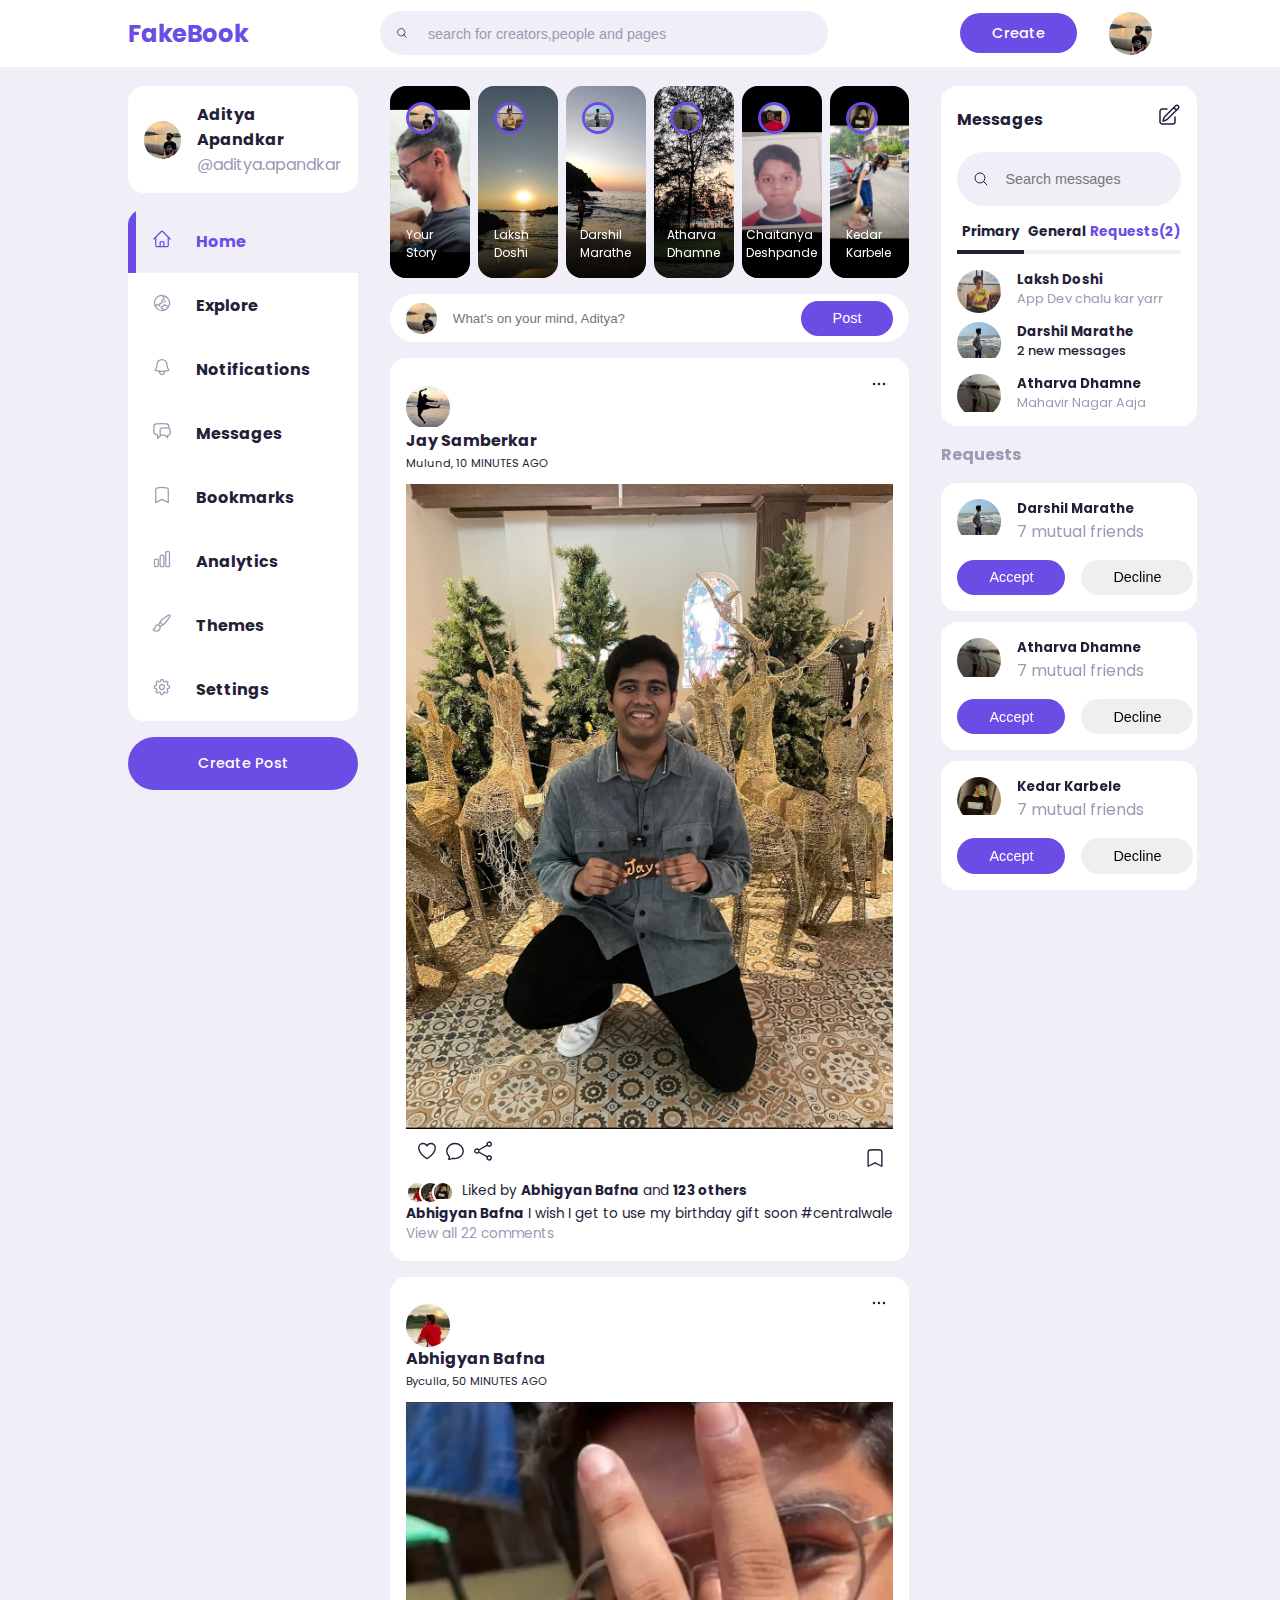
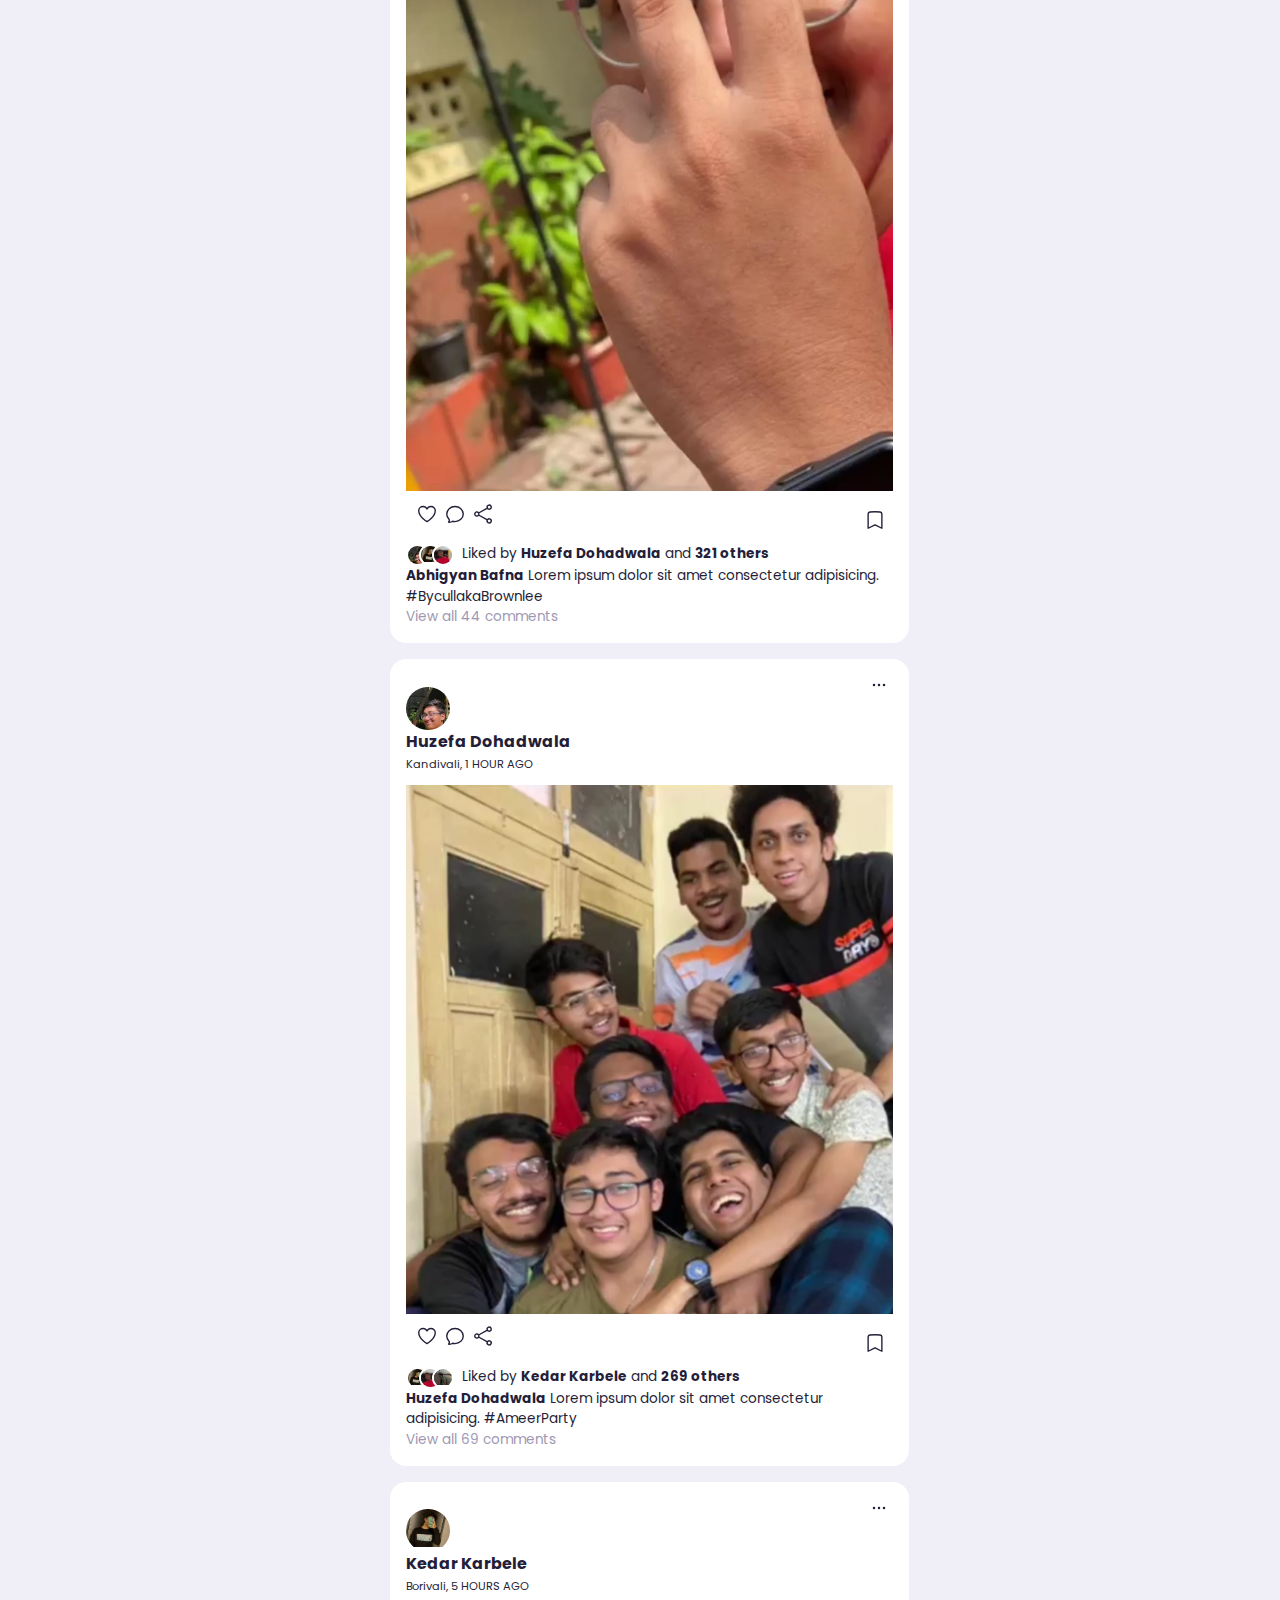
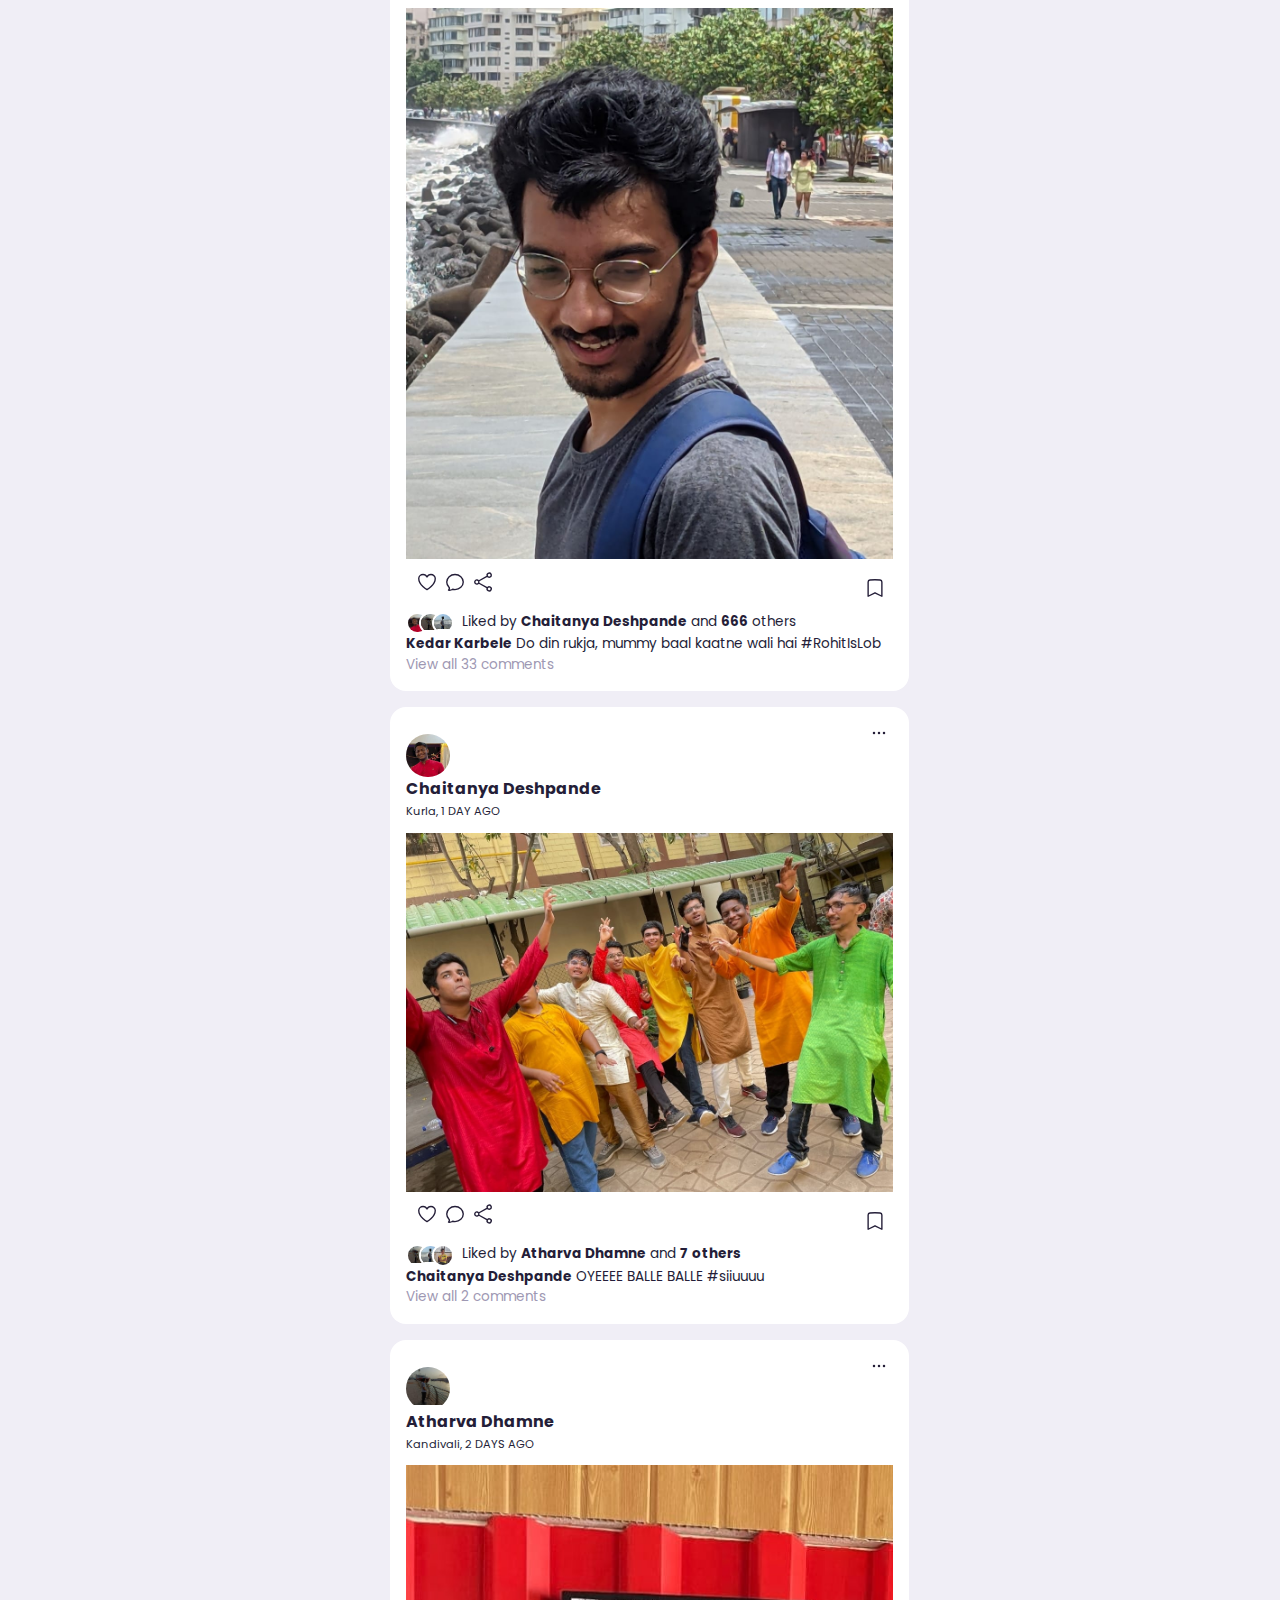
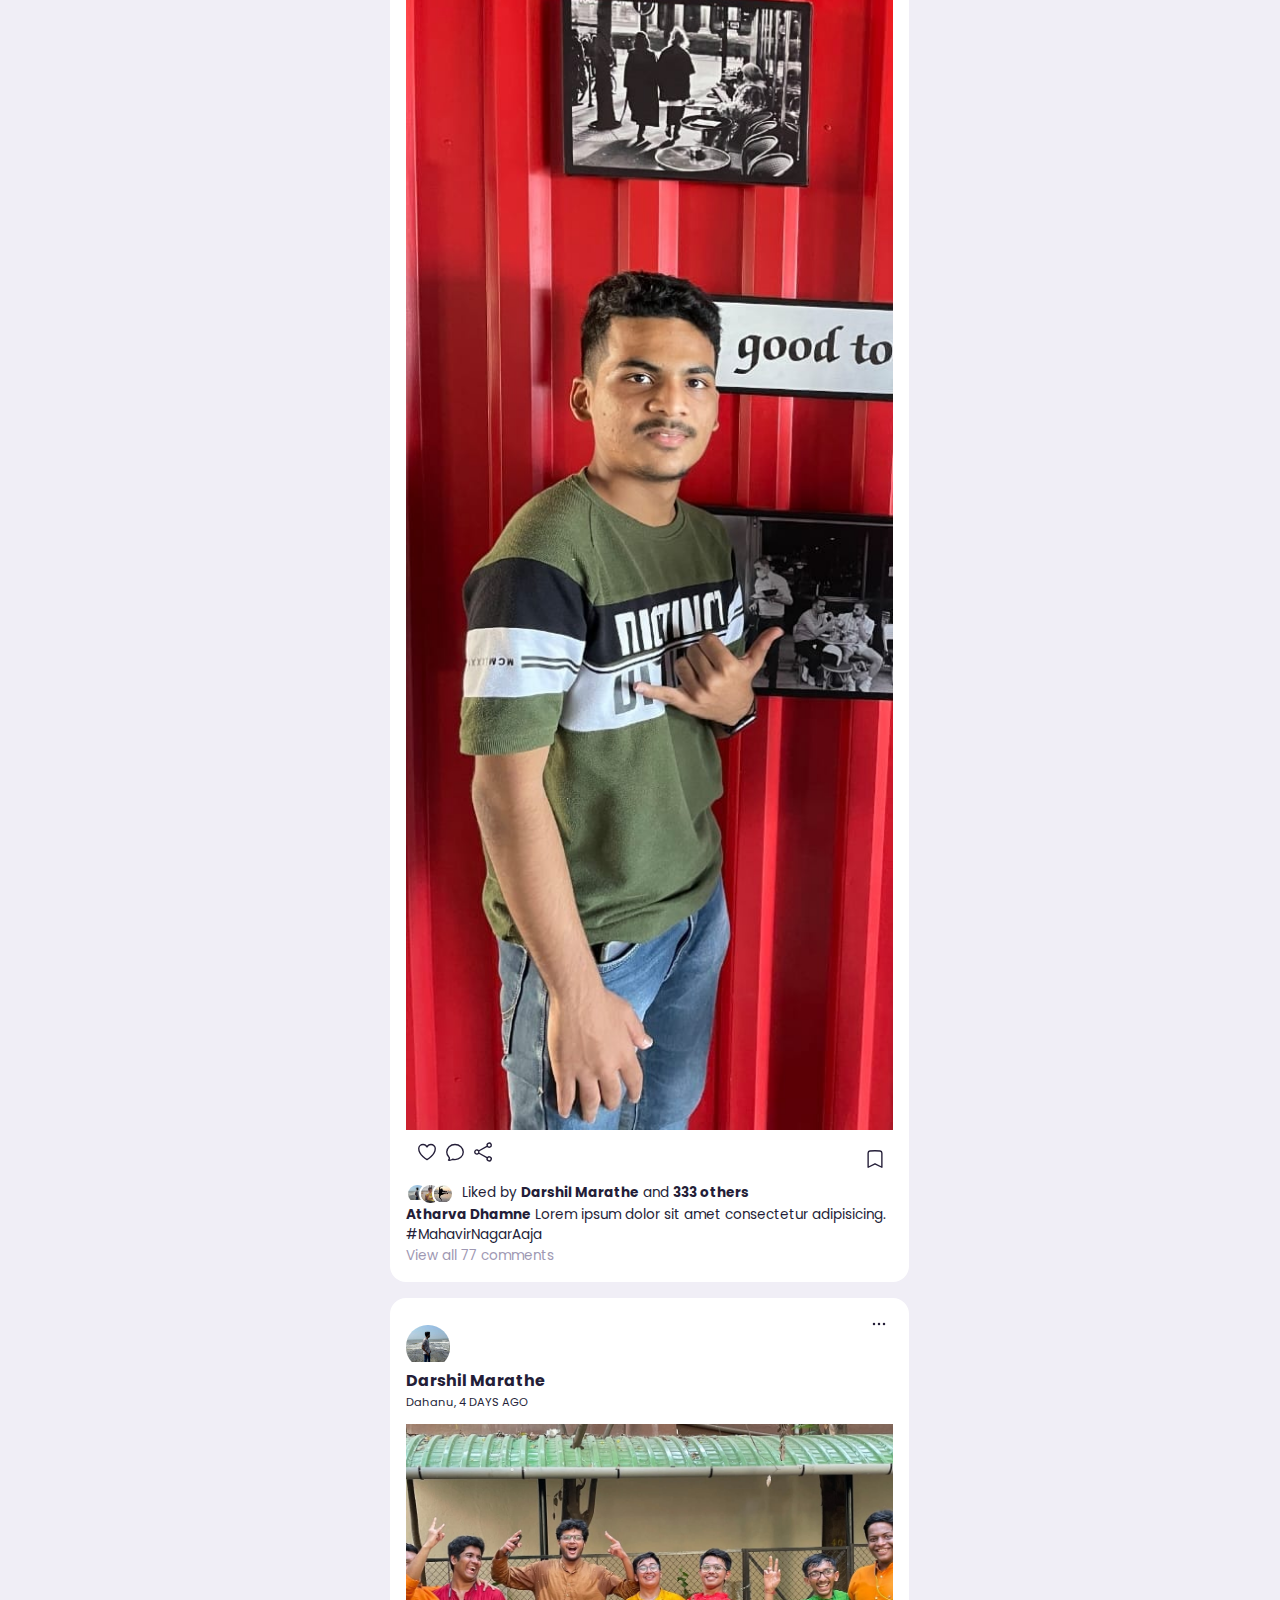
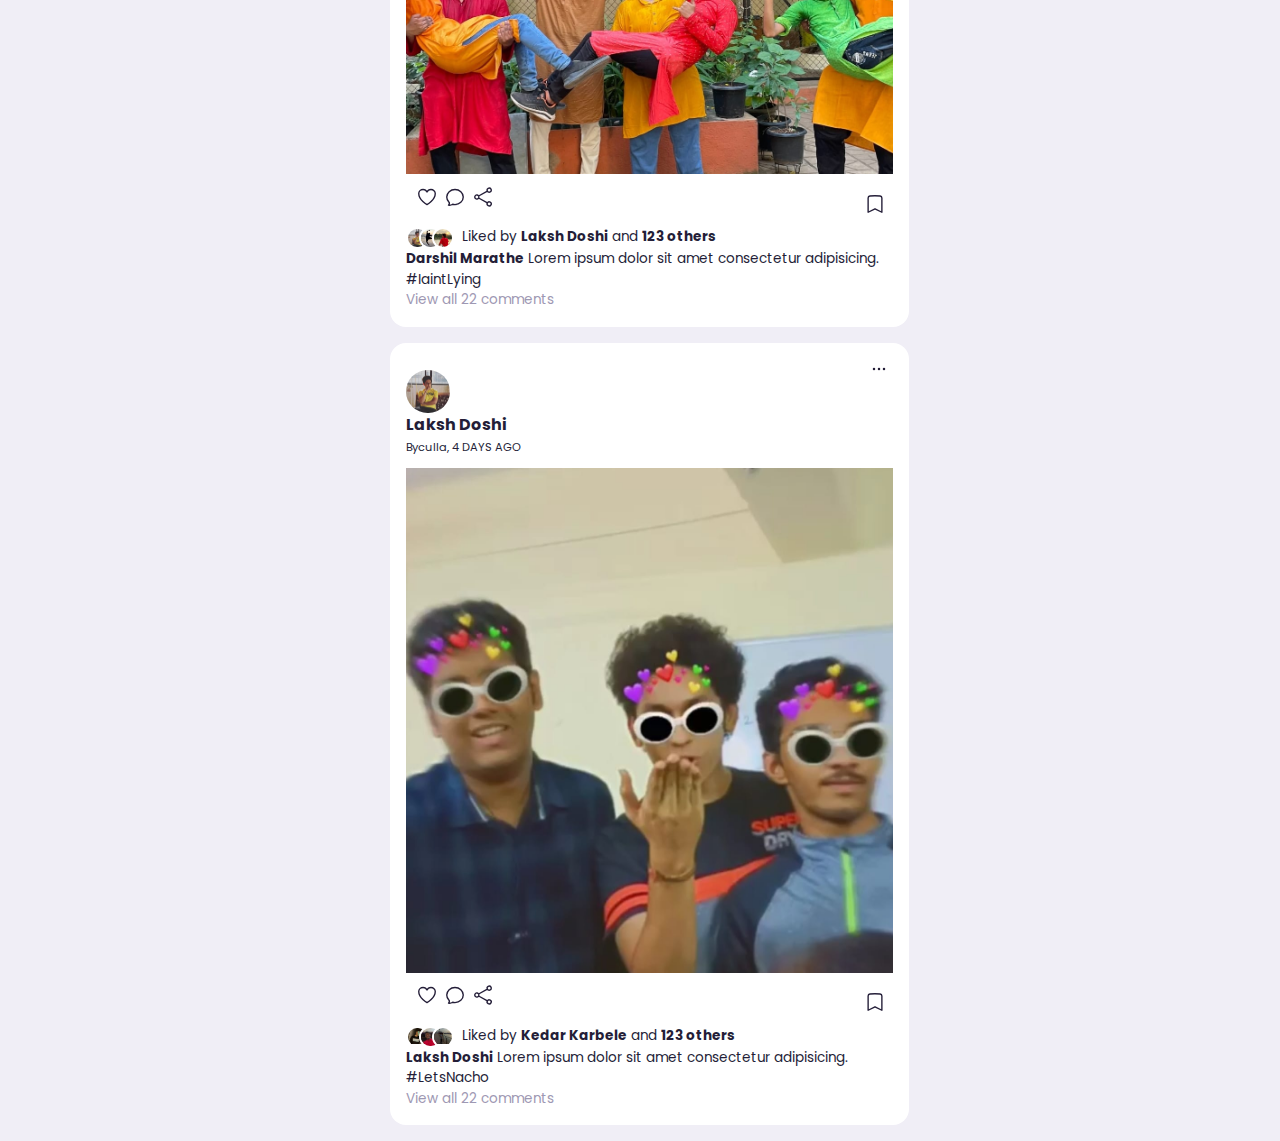
<file: index.html>
<!DOCTYPE html>
<html lang="en">
  <head>
    <meta charset="UTF-8" />
    <meta http-equiv="X-UA-Compatible" content="IE=edge" />
    <meta name="viewport" content="width=device-width, initial-scale=1.0" />
    <title>
      FakeBook - Personal Social Media Website(No Inspirations from here)
    </title>
    <link rel="stylesheet" href="./style.css" />
  </head>
  <body>
    <nav>
      <div class="container">
        <h2 class="log">FakeBook</h2>
        <div class="search-bar">
          <svg
            xmlns="http://www.w3.org/2000/svg"
            class="search-icon"
            fill="none"
            viewBox="0 0 24 24"
            stroke-width="1.5"
            stroke="currentColor"
            class="w-6 h-6"
          >
            <path
              stroke-linecap="round"
              stroke-linejoin="round"
              d="M21 21l-5.197-5.197m0 0A7.5 7.5 0 105.196 5.196a7.5 7.5 0 0010.607 10.607z"
            />
          </svg>
          <input
            type="search"
            placeholder="search for creators,people and pages"
          />
        </div>
        <div class="create">
          <label class="btn btn-primary" for="create-post">Create</label>
          <div class="profile-picture">
            <img src="./images/profile-1.jpeg" />
          </div>
        </div>
      </div>
    </nav>
    <main>
      <div class="container">
        <div class="left">
          <a class="profile">
            <div class="profile-picture">
              <img src="./images/profile-1.jpeg" />
            </div>
            <div class="handle">
              <h4>Aditya Apandkar</h4>
              <p class="text-muted">@aditya.apandkar</p>
            </div>
          </a>
          <div class="sidebar">
            <a class="menu-item active">
              <span
                ><svg
                  xmlns="http://www.w3.org/2000/svg"
                  class="home"
                  fill="none"
                  viewBox="0 0 24 24"
                  stroke-width="1.5"
                  stroke="currentColor"
                  class="w-6 h-6"
                >
                  <path
                    stroke-linecap="round"
                    stroke-linejoin="round"
                    d="M2.25 12l8.954-8.955c.44-.439 1.152-.439 1.591 0L21.75 12M4.5 9.75v10.125c0 .621.504 1.125 1.125 1.125H9.75v-4.875c0-.621.504-1.125 1.125-1.125h2.25c.621 0 1.125.504 1.125 1.125V21h4.125c.621 0 1.125-.504 1.125-1.125V9.75M8.25 21h8.25"
                  />
                </svg>
              </span>
              <h3>Home</h3>
            </a>
            <a class="menu-item">
              <span
                ><svg
                  xmlns="http://www.w3.org/2000/svg"
                  class="explore"
                  fill="none"
                  viewBox="0 0 24 24"
                  stroke-width="1.5"
                  stroke="currentColor"
                  class="w-6 h-6"
                >
                  <path
                    stroke-linecap="round"
                    stroke-linejoin="round"
                    d="M12.75 3.03v.568c0 .334.148.65.405.864l1.068.89c.442.369.535 1.01.216 1.49l-.51.766a2.25 2.25 0 01-1.161.886l-.143.048a1.107 1.107 0 00-.57 1.664c.369.555.169 1.307-.427 1.605L9 13.125l.423 1.059a.956.956 0 01-1.652.928l-.679-.906a1.125 1.125 0 00-1.906.172L4.5 15.75l-.612.153M12.75 3.031a9 9 0 00-8.862 12.872M12.75 3.031a9 9 0 016.69 14.036m0 0l-.177-.529A2.25 2.25 0 0017.128 15H16.5l-.324-.324a1.453 1.453 0 00-2.328.377l-.036.073a1.586 1.586 0 01-.982.816l-.99.282c-.55.157-.894.702-.8 1.267l.073.438c.08.474.49.821.97.821.846 0 1.598.542 1.865 1.345l.215.643m5.276-3.67a9.012 9.012 0 01-5.276 3.67m0 0a9 9 0 01-10.275-4.835M15.75 9c0 .896-.393 1.7-1.016 2.25"
                  />
                </svg>
              </span>
              <h3>Explore</h3>
            </a>
            <a class="menu-item" id="notifications">
              <span
                ><svg
                  xmlns="http://www.w3.org/2000/svg"
                  class="notification"
                  fill="none"
                  viewBox="0 0 24 24"
                  stroke-width="1.5"
                  stroke="currentColor"
                  class="w-6 h-6"
                >
                  <path
                    stroke-linecap="round"
                    stroke-linejoin="round"
                    d="M14.857 17.082a23.848 23.848 0 005.454-1.31A8.967 8.967 0 0118 9.75v-.7V9A6 6 0 006 9v.75a8.967 8.967 0 01-2.312 6.022c1.733.64 3.56 1.085 5.455 1.31m5.714 0a24.255 24.255 0 01-5.714 0m5.714 0a3 3 0 11-5.714 0"
                  />
                </svg>
              </span>
              <h3>Notifications</h3>
              <div class="notifications-popup">
                <div>
                  <div class="profile-picture">
                    <img src="./images/profile-2.jpeg" />
                  </div>
                  <div class="notification-body">
                    <b>Jay Samberkar</b> accepted your friend request
                    <small class="text-muted">2 DAYS AGO</small>
                  </div>
                </div>
                <div>
                  <div class="profile-picture">
                    <img src="./images/profile-3.jpeg" />
                  </div>
                  <div class="notification-body">
                    <b>Abhigyan Bafna</b> commented on your post
                    <small class="text-muted">1 HOUR AGO</small>
                  </div>
                </div>
                <div>
                  <div class="profile-picture">
                    <img src="./images/profile-4.jpeg" />
                  </div>
                  <div class="notification-body">
                    <b>Huzefa Dohadwala</b> and <b>169 others</b> liked your
                    post
                    <small class="text-muted">40 MINUTES AGO</small>
                  </div>
                </div>
                <div>
                  <div class="profile-picture">
                    <img src="./images/profile-5.jpeg" />
                  </div>
                  <div class="notification-body">
                    <b>Kedar Karbele</b> commented on a post you're tagged in
                    <small class="text-muted">2 DAYS AGO</small>
                  </div>
                </div>
                <div>
                  <div class="profile-picture">
                    <img src="./images/profile-6.jpeg" />
                  </div>
                  <div class="notification-body">
                    <b>Chaitanya Deshpande</b> commented on your post
                    <small class="text-muted">1 HOUR AGO</small>
                  </div>
                </div>
                <div>
                  <div class="profile-picture">
                    <img src="./images/profile-7.jpeg" />
                  </div>
                  <div class="notification-body">
                    <b>Atharva Dhamne</b> commented on your post
                    <small class="text-muted">1 HOUR AGO</small>
                  </div>
                </div>
              </div>
            </a>
            <a class="menu-item" id="messages-notifications">
              <span
                ><svg
                  xmlns="http://www.w3.org/2000/svg"
                  class="message"
                  fill="none"
                  viewBox="0 0 24 24"
                  stroke-width="1.5"
                  stroke="currentColor"
                  class="w-6 h-6"
                >
                  <path
                    stroke-linecap="round"
                    stroke-linejoin="round"
                    d="M20.25 8.511c.884.284 1.5 1.128 1.5 2.097v4.286c0 1.136-.847 2.1-1.98 2.193-.34.027-.68.052-1.02.072v3.091l-3-3c-1.354 0-2.694-.055-4.02-.163a2.115 2.115 0 01-.825-.242m9.345-8.334a2.126 2.126 0 00-.476-.095 48.64 48.64 0 00-8.048 0c-1.131.094-1.976 1.057-1.976 2.192v4.286c0 .837.46 1.58 1.155 1.951m9.345-8.334V6.637c0-1.621-1.152-3.026-2.76-3.235A48.455 48.455 0 0011.25 3c-2.115 0-4.198.137-6.24.402-1.608.209-2.76 1.614-2.76 3.235v6.226c0 1.621 1.152 3.026 2.76 3.235.577.075 1.157.14 1.74.194V21l4.155-4.155"
                  />
                </svg>
              </span>
              <h3>Messages</h3>
            </a>
            <a class="menu-item">
              <span
                ><svg
                  xmlns="http://www.w3.org/2000/svg"
                  class="bookmark"
                  fill="none"
                  viewBox="0 0 24 24"
                  stroke-width="1.5"
                  stroke="currentColor"
                  class="w-6 h-6"
                >
                  <path
                    stroke-linecap="round"
                    stroke-linejoin="round"
                    d="M17.593 3.322c1.1.128 1.907 1.077 1.907 2.185V21L12 17.25 4.5 21V5.507c0-1.108.806-2.057 1.907-2.185a48.507 48.507 0 0111.186 0z"
                  />
                </svg>
              </span>
              <h3>Bookmarks</h3>
            </a>
            <a class="menu-item">
              <span
                ><svg
                  xmlns="http://www.w3.org/2000/svg"
                  class="analytic"
                  fill="none"
                  viewBox="0 0 24 24"
                  stroke-width="1.5"
                  stroke="currentColor"
                  class="w-6 h-6"
                >
                  <path
                    stroke-linecap="round"
                    stroke-linejoin="round"
                    d="M3 13.125C3 12.504 3.504 12 4.125 12h2.25c.621 0 1.125.504 1.125 1.125v6.75C7.5 20.496 6.996 21 6.375 21h-2.25A1.125 1.125 0 013 19.875v-6.75zM9.75 8.625c0-.621.504-1.125 1.125-1.125h2.25c.621 0 1.125.504 1.125 1.125v11.25c0 .621-.504 1.125-1.125 1.125h-2.25a1.125 1.125 0 01-1.125-1.125V8.625zM16.5 4.125c0-.621.504-1.125 1.125-1.125h2.25C20.496 3 21 3.504 21 4.125v15.75c0 .621-.504 1.125-1.125 1.125h-2.25a1.125 1.125 0 01-1.125-1.125V4.125z"
                  />
                </svg>
              </span>
              <h3>Analytics</h3>
            </a>
            <a class="menu-item" id="themes">
              <span
                ><svg
                  xmlns="http://www.w3.org/2000/svg"
                  class="theme"
                  fill="none"
                  viewBox="0 0 24 24"
                  stroke-width="1.5"
                  stroke="currentColor"
                  class="w-6 h-6"
                >
                  <path
                    stroke-linecap="round"
                    stroke-linejoin="round"
                    d="M9.53 16.122a3 3 0 00-5.78 1.128 2.25 2.25 0 01-2.4 2.245 4.5 4.5 0 008.4-2.245c0-.399-.078-.78-.22-1.128zm0 0a15.998 15.998 0 003.388-1.62m-5.043-.025a15.994 15.994 0 011.622-3.395m3.42 3.42a15.995 15.995 0 004.764-4.648l3.876-5.814a1.151 1.151 0 00-1.597-1.597L14.146 6.32a15.996 15.996 0 00-4.649 4.763m3.42 3.42a6.776 6.776 0 00-3.42-3.42"
                  />
                </svg>
              </span>
              <h3>Themes</h3>
            </a>
            <a class="menu-item">
              <span
                ><svg
                  xmlns="http://www.w3.org/2000/svg"
                  class="setting"
                  fill="none"
                  viewBox="0 0 24 24"
                  stroke-width="1.5"
                  stroke="currentColor"
                  class="w-6 h-6"
                >
                  <path
                    stroke-linecap="round"
                    stroke-linejoin="round"
                    d="M10.343 3.94c.09-.542.56-.94 1.11-.94h1.093c.55 0 1.02.398 1.11.94l.149.894c.07.424.384.764.78.93.398.164.855.142 1.205-.108l.737-.527a1.125 1.125 0 011.45.12l.773.774c.39.389.44 1.002.12 1.45l-.527.737c-.25.35-.272.806-.107 1.204.165.397.505.71.93.78l.893.15c.543.09.94.56.94 1.109v1.094c0 .55-.397 1.02-.94 1.11l-.893.149c-.425.07-.765.383-.93.78-.165.398-.143.854.107 1.204l.527.738c.32.447.269 1.06-.12 1.45l-.774.773a1.125 1.125 0 01-1.449.12l-.738-.527c-.35-.25-.806-.272-1.203-.107-.397.165-.71.505-.781.929l-.149.894c-.09.542-.56.94-1.11.94h-1.094c-.55 0-1.019-.398-1.11-.94l-.148-.894c-.071-.424-.384-.764-.781-.93-.398-.164-.854-.142-1.204.108l-.738.527c-.447.32-1.06.269-1.45-.12l-.773-.774a1.125 1.125 0 01-.12-1.45l.527-.737c.25-.35.273-.806.108-1.204-.165-.397-.505-.71-.93-.78l-.894-.15c-.542-.09-.94-.56-.94-1.109v-1.094c0-.55.398-1.02.94-1.11l.894-.149c.424-.07.765-.383.93-.78.165-.398.143-.854-.107-1.204l-.527-.738a1.125 1.125 0 01.12-1.45l.773-.773a1.125 1.125 0 011.45-.12l.737.527c.35.25.807.272 1.204.107.397-.165.71-.505.78-.929l.15-.894z"
                  />
                  <path
                    stroke-linecap="round"
                    stroke-linejoin="round"
                    d="M15 12a3 3 0 11-6 0 3 3 0 016 0z"
                  />
                </svg>
              </span>
              <h3>Settings</h3>
            </a>
          </div>
          <label for="create-post" class="btn btn-primary">Create Post</label>
        </div>
        <div class="middle">
          <div class="stories">
            <div class="story">
              <div class="profile-picture">
                <img src="./images/profile-1.jpeg" />
              </div>
              <p class="name">Your Story</p>
            </div>
            <div class="story">
              <div class="profile-picture">
                <img src="./images/profile-9.jpeg" />
              </div>
              <p class="name">Laksh Doshi</p>
            </div>
            <div class="story">
              <div class="profile-picture">
                <img src="./images/profile-8.jpeg" />
              </div>
              <p class="name">Darshil Marathe</p>
            </div>
            <div class="story">
              <div class="profile-picture">
                <img src="./images/profile-7.jpeg" />
              </div>
              <p class="name">Atharva Dhamne</p>
            </div>
            <div class="story">
              <div class="profile-picture">
                <img src="./images/profile-6.jpeg" />
              </div>
              <p class="name">Chaitanya Deshpande</p>
            </div>
            <div class="story">
              <div class="profile-picture">
                <img src="./images/profile-5.jpeg" />
              </div>
              <p class="name">Kedar Karbele</p>
            </div>
          </div>
          <form class="create-post">
            <div class="profile-picture">
              <img src="./images/profile-1.jpeg" />
            </div>
            <input
              type="text"
              placeholder="What's on your mind, Aditya?"
              id="create-post"
            />
            <input type="submit" value="Post" class="btn btn-primary" />
          </form>
          <div class="feeds">
            <div class="feed">
              <div class="head">
                <div class="user">
                  <div class="profile-picture">
                    <img src="./images/profile-2.jpeg" />
                  </div>
                  <div class="info">
                    <h3>Jay Samberkar</h3>
                    <small>Mulund, 10 MINUTES AGO</small>
                  </div>
                </div>
                <span class="edit">
                  <svg
                    xmlns="http://www.w3.org/2000/svg"
                    class="elipsis"
                    fill="none"
                    viewBox="0 0 24 24"
                    stroke-width="1.5"
                    stroke="currentColor"
                    class="w-6 h-6"
                  >
                    <path
                      stroke-linecap="round"
                      stroke-linejoin="round"
                      d="M6.75 12a.75.75 0 11-1.5 0 .75.75 0 011.5 0zM12.75 12a.75.75 0 11-1.5 0 .75.75 0 011.5 0zM18.75 12a.75.75 0 11-1.5 0 .75.75 0 011.5 0z"
                    />
                  </svg>
                </span>
              </div>
              <div class="photo">
                <img src="./images/feed-1.jpeg" />
              </div>
              <div class="action-button">
                <div class="interaction-buttons">
                  <span>
                    <svg
                      xmlns="http://www.w3.org/2000/svg"
                      class="like"
                      fill="none"
                      viewBox="0 0 24 24"
                      stroke-width="1.5"
                      stroke="currentColor"
                      class="w-6 h-6"
                    >
                      <path
                        stroke-linecap="round"
                        stroke-linejoin="round"
                        d="M21 8.25c0-2.485-2.099-4.5-4.688-4.5-1.935 0-3.597 1.126-4.312 2.733-.715-1.607-2.377-2.733-4.313-2.733C5.1 3.75 3 5.765 3 8.25c0 7.22 9 12 9 12s9-4.78 9-12z"
                      />
                    </svg>
                  </span>
                  <span>
                    <svg
                      xmlns="http://www.w3.org/2000/svg"
                      class="comment"
                      fill="none"
                      viewBox="0 0 24 24"
                      stroke-width="1.5"
                      stroke="currentColor"
                      class="w-6 h-6"
                    >
                      <path
                        stroke-linecap="round"
                        stroke-linejoin="round"
                        d="M12 20.25c4.97 0 9-3.694 9-8.25s-4.03-8.25-9-8.25S3 7.444 3 12c0 2.104.859 4.023 2.273 5.48.432.447.74 1.04.586 1.641a4.483 4.483 0 01-.923 1.785A5.969 5.969 0 006 21c1.282 0 2.47-.402 3.445-1.087.81.22 1.668.337 2.555.337z"
                      />
                    </svg>
                  </span>
                  <span>
                    <svg
                      xmlns="http://www.w3.org/2000/svg"
                      class="share"
                      fill="none"
                      viewBox="0 0 24 24"
                      stroke-width="1.5"
                      stroke="currentColor"
                      class="w-6 h-6"
                    >
                      <path
                        stroke-linecap="round"
                        stroke-linejoin="round"
                        d="M7.217 10.907a2.25 2.25 0 100 2.186m0-2.186c.18.324.283.696.283 1.093s-.103.77-.283 1.093m0-2.186l9.566-5.314m-9.566 7.5l9.566 5.314m0 0a2.25 2.25 0 103.935 2.186 2.25 2.25 0 00-3.935-2.186zm0-12.814a2.25 2.25 0 103.933-2.185 2.25 2.25 0 00-3.933 2.185z"
                      />
                    </svg>
                  </span>
                </div>
                <div class="bookmark">
                  <span>
                    <svg
                      xmlns="http://www.w3.org/2000/svg"
                      class="bookmarks"
                      fill="none"
                      viewBox="0 0 24 24"
                      stroke-width="1.5"
                      stroke="currentColor"
                      class="w-6 h-6"
                    >
                      <path
                        stroke-linecap="round"
                        stroke-linejoin="round"
                        d="M17.593 3.322c1.1.128 1.907 1.077 1.907 2.185V21L12 17.25 4.5 21V5.507c0-1.108.806-2.057 1.907-2.185a48.507 48.507 0 0111.186 0z"
                      />
                    </svg>
                  </span>
                </div>
              </div>
              <div class="liked-by">
                <span>
                  <img src="./images/profile-3.jpeg" />
                </span>
                <span>
                  <img src="./images/profile-4.jpeg" />
                </span>
                <span>
                  <img src="./images/profile-5.jpeg" />
                </span>
                <p>Liked by <b>Abhigyan Bafna</b> and <b>123 others</b></p>
              </div>
              <div class="caption">
                <p>
                  <b>Abhigyan Bafna</b> I wish I get to use my birthday gift soon <span class="hash-tag">#centralwale</span>
                </p>
              </div>
              <div class="comments text-muted">View all 22 comments</div>
            </div>
            <div class="feed">
              <div class="head">
                <div class="user">
                  <div class="profile-picture">
                    <img src="./images/profile-3.jpeg" />
                  </div>
                  <div class="info">
                    <h3>Abhigyan Bafna</h3>
                    <small>Byculla, 50 MINUTES AGO</small>
                  </div>
                  
                </div>
                <span class="edit">
                    <svg
                      xmlns="http://www.w3.org/2000/svg"
                      class="elipsis"
                      fill="none"
                      viewBox="0 0 24 24"
                      stroke-width="1.5"
                      stroke="currentColor"
                      class="w-6 h-6"
                    >
                      <path
                        stroke-linecap="round"
                        stroke-linejoin="round"
                        d="M6.75 12a.75.75 0 11-1.5 0 .75.75 0 011.5 0zM12.75 12a.75.75 0 11-1.5 0 .75.75 0 011.5 0zM18.75 12a.75.75 0 11-1.5 0 .75.75 0 011.5 0z"
                      />
                    </svg>
                  </span>
              </div>
              <div class="photo">
                <img src="./images/feed-2.jpeg" />
              </div>
              <div class="action-button">
                <div class="interaction-buttons">
                  <span>
                    <svg
                      xmlns="http://www.w3.org/2000/svg"
                      class="like"
                      fill="none"
                      viewBox="0 0 24 24"
                      stroke-width="1.5"
                      stroke="currentColor"
                      class="w-6 h-6"
                    >
                      <path
                        stroke-linecap="round"
                        stroke-linejoin="round"
                        d="M21 8.25c0-2.485-2.099-4.5-4.688-4.5-1.935 0-3.597 1.126-4.312 2.733-.715-1.607-2.377-2.733-4.313-2.733C5.1 3.75 3 5.765 3 8.25c0 7.22 9 12 9 12s9-4.78 9-12z"
                      />
                    </svg>
                  </span>
                  <span>
                    <svg
                      xmlns="http://www.w3.org/2000/svg"
                      class="comment"
                      fill="none"
                      viewBox="0 0 24 24"
                      stroke-width="1.5"
                      stroke="currentColor"
                      class="w-6 h-6"
                    >
                      <path
                        stroke-linecap="round"
                        stroke-linejoin="round"
                        d="M12 20.25c4.97 0 9-3.694 9-8.25s-4.03-8.25-9-8.25S3 7.444 3 12c0 2.104.859 4.023 2.273 5.48.432.447.74 1.04.586 1.641a4.483 4.483 0 01-.923 1.785A5.969 5.969 0 006 21c1.282 0 2.47-.402 3.445-1.087.81.22 1.668.337 2.555.337z"
                      />
                    </svg>
                  </span>
                  <span>
                    <svg
                      xmlns="http://www.w3.org/2000/svg"
                      class="share"
                      fill="none"
                      viewBox="0 0 24 24"
                      stroke-width="1.5"
                      stroke="currentColor"
                      class="w-6 h-6"
                    >
                      <path
                        stroke-linecap="round"
                        stroke-linejoin="round"
                        d="M7.217 10.907a2.25 2.25 0 100 2.186m0-2.186c.18.324.283.696.283 1.093s-.103.77-.283 1.093m0-2.186l9.566-5.314m-9.566 7.5l9.566 5.314m0 0a2.25 2.25 0 103.935 2.186 2.25 2.25 0 00-3.935-2.186zm0-12.814a2.25 2.25 0 103.933-2.185 2.25 2.25 0 00-3.933 2.185z"
                      />
                    </svg>
                  </span>
                </div>
                <div class="bookmark">
                  <span>
                    <svg
                      xmlns="http://www.w3.org/2000/svg"
                      class="bookmarks"
                      fill="none"
                      viewBox="0 0 24 24"
                      stroke-width="1.5"
                      stroke="currentColor"
                      class="w-6 h-6"
                    >
                      <path
                        stroke-linecap="round"
                        stroke-linejoin="round"
                        d="M17.593 3.322c1.1.128 1.907 1.077 1.907 2.185V21L12 17.25 4.5 21V5.507c0-1.108.806-2.057 1.907-2.185a48.507 48.507 0 0111.186 0z"
                      />
                    </svg>
                  </span>
                </div>
              </div>
              <div class="liked-by">
                <span>
                  <img src="./images/profile-4.jpeg" />
                </span>
                <span>
                  <img src="./images/profile-5.jpeg" />
                </span>
                <span>
                  <img src="./images/profile-6.jpeg" />
                </span>
                <p>Liked by <b>Huzefa Dohadwala</b> and <b>321 others</b></p>
              </div>
              <div class="caption">
                <p>
                  <b>Abhigyan Bafna</b> Lorem ipsum dolor sit amet consectetur
                  adipisicing. <span class="hash-tag">#BycullakaBrownlee</span>
                </p>
              </div>
              <div class="comments text-muted">View all 44 comments</div>
            </div>
            <div class="feed">
              <div class="head">
                <div class="user">
                  <div class="profile-picture">
                    <img src="./images/profile-4.jpeg" />
                  </div>
                  <div class="info">
                    <h3>Huzefa Dohadwala</h3>
                    <small>Kandivali, 1 HOUR AGO</small>
                  </div>
                  
                </div>
                <span class="edit">
                    <svg
                      xmlns="http://www.w3.org/2000/svg"
                      class="elipsis"
                      fill="none"
                      viewBox="0 0 24 24"
                      stroke-width="1.5"
                      stroke="currentColor"
                      class="w-6 h-6"
                    >
                      <path
                        stroke-linecap="round"
                        stroke-linejoin="round"
                        d="M6.75 12a.75.75 0 11-1.5 0 .75.75 0 011.5 0zM12.75 12a.75.75 0 11-1.5 0 .75.75 0 011.5 0zM18.75 12a.75.75 0 11-1.5 0 .75.75 0 011.5 0z"
                      />
                    </svg>
                  </span>
              </div>
              <div class="photo">
                <img src="./images/feed-3.jpeg" />
              </div>
              <div class="action-button">
                <div class="interaction-buttons">
                  <span>
                    <svg
                      xmlns="http://www.w3.org/2000/svg"
                      class="like"
                      fill="none"
                      viewBox="0 0 24 24"
                      stroke-width="1.5"
                      stroke="currentColor"
                      class="w-6 h-6"
                    >
                      <path
                        stroke-linecap="round"
                        stroke-linejoin="round"
                        d="M21 8.25c0-2.485-2.099-4.5-4.688-4.5-1.935 0-3.597 1.126-4.312 2.733-.715-1.607-2.377-2.733-4.313-2.733C5.1 3.75 3 5.765 3 8.25c0 7.22 9 12 9 12s9-4.78 9-12z"
                      />
                    </svg>
                  </span>
                  <span>
                    <svg
                      xmlns="http://www.w3.org/2000/svg"
                      class="comment"
                      fill="none"
                      viewBox="0 0 24 24"
                      stroke-width="1.5"
                      stroke="currentColor"
                      class="w-6 h-6"
                    >
                      <path
                        stroke-linecap="round"
                        stroke-linejoin="round"
                        d="M12 20.25c4.97 0 9-3.694 9-8.25s-4.03-8.25-9-8.25S3 7.444 3 12c0 2.104.859 4.023 2.273 5.48.432.447.74 1.04.586 1.641a4.483 4.483 0 01-.923 1.785A5.969 5.969 0 006 21c1.282 0 2.47-.402 3.445-1.087.81.22 1.668.337 2.555.337z"
                      />
                    </svg>
                  </span>
                  <span>
                    <svg
                      xmlns="http://www.w3.org/2000/svg"
                      class="share"
                      fill="none"
                      viewBox="0 0 24 24"
                      stroke-width="1.5"
                      stroke="currentColor"
                      class="w-6 h-6"
                    >
                      <path
                        stroke-linecap="round"
                        stroke-linejoin="round"
                        d="M7.217 10.907a2.25 2.25 0 100 2.186m0-2.186c.18.324.283.696.283 1.093s-.103.77-.283 1.093m0-2.186l9.566-5.314m-9.566 7.5l9.566 5.314m0 0a2.25 2.25 0 103.935 2.186 2.25 2.25 0 00-3.935-2.186zm0-12.814a2.25 2.25 0 103.933-2.185 2.25 2.25 0 00-3.933 2.185z"
                      />
                    </svg>
                  </span>
                </div>
                <div class="bookmark">
                  <span>
                    <svg
                      xmlns="http://www.w3.org/2000/svg"
                      class="bookmarks"
                      fill="none"
                      viewBox="0 0 24 24"
                      stroke-width="1.5"
                      stroke="currentColor"
                      class="w-6 h-6"
                    >
                      <path
                        stroke-linecap="round"
                        stroke-linejoin="round"
                        d="M17.593 3.322c1.1.128 1.907 1.077 1.907 2.185V21L12 17.25 4.5 21V5.507c0-1.108.806-2.057 1.907-2.185a48.507 48.507 0 0111.186 0z"
                      />
                    </svg>
                  </span>
                </div>
              </div>
              <div class="liked-by">
                <span>
                  <img src="./images/profile-5.jpeg" />
                </span>
                <span>
                  <img src="./images/profile-6.jpeg" />
                </span>
                <span>
                  <img src="./images/profile-7.jpeg" />
                </span>
                <p>Liked by <b>Kedar Karbele</b> and <b>269 others</b></p>
              </div>
              <div class="caption">
                <p>
                  <b>Huzefa Dohadwala</b> Lorem ipsum dolor sit amet consectetur
                  adipisicing. <span class="hash-tag">#AmeerParty</span>
                </p>
              </div>
              <div class="comments text-muted">View all 69 comments</div>
            </div>
            <div class="feed">
              <div class="head">
                <div class="user">
                  <div class="profile-picture">
                    <img src="./images/profile-5.jpeg" />
                  </div>
                  <div class="info">
                    <h3>Kedar Karbele</h3>
                    <small>Borivali, 5 HOURS AGO</small>
                  </div>
                  
                </div>
                <span class="edit">
                    <svg
                      xmlns="http://www.w3.org/2000/svg"
                      class="elipsis"
                      fill="none"
                      viewBox="0 0 24 24"
                      stroke-width="1.5"
                      stroke="currentColor"
                      class="w-6 h-6"
                    >
                      <path
                        stroke-linecap="round"
                        stroke-linejoin="round"
                        d="M6.75 12a.75.75 0 11-1.5 0 .75.75 0 011.5 0zM12.75 12a.75.75 0 11-1.5 0 .75.75 0 011.5 0zM18.75 12a.75.75 0 11-1.5 0 .75.75 0 011.5 0z"
                      />
                    </svg>
                  </span>
              </div>
              <div class="photo">
                <img src="./images/feed-4.jpeg" />
              </div>
              <div class="action-button">
                <div class="interaction-buttons">
                  <span>
                    <svg
                      xmlns="http://www.w3.org/2000/svg"
                      class="like"
                      fill="none"
                      viewBox="0 0 24 24"
                      stroke-width="1.5"
                      stroke="currentColor"
                      class="w-6 h-6"
                    >
                      <path
                        stroke-linecap="round"
                        stroke-linejoin="round"
                        d="M21 8.25c0-2.485-2.099-4.5-4.688-4.5-1.935 0-3.597 1.126-4.312 2.733-.715-1.607-2.377-2.733-4.313-2.733C5.1 3.75 3 5.765 3 8.25c0 7.22 9 12 9 12s9-4.78 9-12z"
                      />
                    </svg>
                  </span>
                  <span>
                    <svg
                      xmlns="http://www.w3.org/2000/svg"
                      class="comment"
                      fill="none"
                      viewBox="0 0 24 24"
                      stroke-width="1.5"
                      stroke="currentColor"
                      class="w-6 h-6"
                    >
                      <path
                        stroke-linecap="round"
                        stroke-linejoin="round"
                        d="M12 20.25c4.97 0 9-3.694 9-8.25s-4.03-8.25-9-8.25S3 7.444 3 12c0 2.104.859 4.023 2.273 5.48.432.447.74 1.04.586 1.641a4.483 4.483 0 01-.923 1.785A5.969 5.969 0 006 21c1.282 0 2.47-.402 3.445-1.087.81.22 1.668.337 2.555.337z"
                      />
                    </svg>
                  </span>
                  <span>
                    <svg
                      xmlns="http://www.w3.org/2000/svg"
                      class="share"
                      fill="none"
                      viewBox="0 0 24 24"
                      stroke-width="1.5"
                      stroke="currentColor"
                      class="w-6 h-6"
                    >
                      <path
                        stroke-linecap="round"
                        stroke-linejoin="round"
                        d="M7.217 10.907a2.25 2.25 0 100 2.186m0-2.186c.18.324.283.696.283 1.093s-.103.77-.283 1.093m0-2.186l9.566-5.314m-9.566 7.5l9.566 5.314m0 0a2.25 2.25 0 103.935 2.186 2.25 2.25 0 00-3.935-2.186zm0-12.814a2.25 2.25 0 103.933-2.185 2.25 2.25 0 00-3.933 2.185z"
                      />
                    </svg>
                  </span>
                </div>
                <div class="bookmark">
                  <span>
                    <svg
                      xmlns="http://www.w3.org/2000/svg"
                      class="bookmarks"
                      fill="none"
                      viewBox="0 0 24 24"
                      stroke-width="1.5"
                      stroke="currentColor"
                      class="w-6 h-6"
                    >
                      <path
                        stroke-linecap="round"
                        stroke-linejoin="round"
                        d="M17.593 3.322c1.1.128 1.907 1.077 1.907 2.185V21L12 17.25 4.5 21V5.507c0-1.108.806-2.057 1.907-2.185a48.507 48.507 0 0111.186 0z"
                      />
                    </svg>
                  </span>
                </div>
              </div>
              <div class="liked-by">
                <span>
                  <img src="./images/profile-6.jpeg" />
                </span>
                <span>
                  <img src="./images/profile-7.jpeg" />
                </span>
                <span>
                  <img src="./images/profile-8.jpeg" />
                </span>
                <p>Liked by <b>Chaitanya Deshpande</b> and <b>666</b> others</b></p>
              </div>
              <div class="caption">
                <p>
                  <b>Kedar Karbele</b> Do din rukja, mummy baal kaatne wali hai <span class="hash-tag">#RohitIsLob</span>
                </p>
              </div>
              <div class="comments text-muted">View all 33 comments</div>
            </div>
            <div class="feed">
              <div class="head">
                <div class="user">
                  <div class="profile-picture">
                    <img src="./images/profile-6.jpeg" />
                  </div>
                  <div class="info">
                    <h3>Chaitanya Deshpande</h3>
                    <small>Kurla, 1 DAY AGO</small>
                  </div>
                  
                </div>
                <span class="edit">
                    <svg
                      xmlns="http://www.w3.org/2000/svg"
                      class="elipsis"
                      fill="none"
                      viewBox="0 0 24 24"
                      stroke-width="1.5"
                      stroke="currentColor"
                      class="w-6 h-6"
                    >
                      <path
                        stroke-linecap="round"
                        stroke-linejoin="round"
                        d="M6.75 12a.75.75 0 11-1.5 0 .75.75 0 011.5 0zM12.75 12a.75.75 0 11-1.5 0 .75.75 0 011.5 0zM18.75 12a.75.75 0 11-1.5 0 .75.75 0 011.5 0z"
                      />
                    </svg>
                  </span>
              </div>
              <div class="photo">
                <img src="./images/feed-5.jpeg" />
              </div>
              <div class="action-button">
                <div class="interaction-buttons">
                  <span>
                    <svg
                      xmlns="http://www.w3.org/2000/svg"
                      class="like"
                      fill="none"
                      viewBox="0 0 24 24"
                      stroke-width="1.5"
                      stroke="currentColor"
                      class="w-6 h-6"
                    >
                      <path
                        stroke-linecap="round"
                        stroke-linejoin="round"
                        d="M21 8.25c0-2.485-2.099-4.5-4.688-4.5-1.935 0-3.597 1.126-4.312 2.733-.715-1.607-2.377-2.733-4.313-2.733C5.1 3.75 3 5.765 3 8.25c0 7.22 9 12 9 12s9-4.78 9-12z"
                      />
                    </svg>
                  </span>
                  <span>
                    <svg
                      xmlns="http://www.w3.org/2000/svg"
                      class="comment"
                      fill="none"
                      viewBox="0 0 24 24"
                      stroke-width="1.5"
                      stroke="currentColor"
                      class="w-6 h-6"
                    >
                      <path
                        stroke-linecap="round"
                        stroke-linejoin="round"
                        d="M12 20.25c4.97 0 9-3.694 9-8.25s-4.03-8.25-9-8.25S3 7.444 3 12c0 2.104.859 4.023 2.273 5.48.432.447.74 1.04.586 1.641a4.483 4.483 0 01-.923 1.785A5.969 5.969 0 006 21c1.282 0 2.47-.402 3.445-1.087.81.22 1.668.337 2.555.337z"
                      />
                    </svg>
                  </span>
                  <span>
                    <svg
                      xmlns="http://www.w3.org/2000/svg"
                      class="share"
                      fill="none"
                      viewBox="0 0 24 24"
                      stroke-width="1.5"
                      stroke="currentColor"
                      class="w-6 h-6"
                    >
                      <path
                        stroke-linecap="round"
                        stroke-linejoin="round"
                        d="M7.217 10.907a2.25 2.25 0 100 2.186m0-2.186c.18.324.283.696.283 1.093s-.103.77-.283 1.093m0-2.186l9.566-5.314m-9.566 7.5l9.566 5.314m0 0a2.25 2.25 0 103.935 2.186 2.25 2.25 0 00-3.935-2.186zm0-12.814a2.25 2.25 0 103.933-2.185 2.25 2.25 0 00-3.933 2.185z"
                      />
                    </svg>
                  </span>
                </div>
                <div class="bookmark">
                  <span>
                    <svg
                      xmlns="http://www.w3.org/2000/svg"
                      class="bookmarks"
                      fill="none"
                      viewBox="0 0 24 24"
                      stroke-width="1.5"
                      stroke="currentColor"
                      class="w-6 h-6"
                    >
                      <path
                        stroke-linecap="round"
                        stroke-linejoin="round"
                        d="M17.593 3.322c1.1.128 1.907 1.077 1.907 2.185V21L12 17.25 4.5 21V5.507c0-1.108.806-2.057 1.907-2.185a48.507 48.507 0 0111.186 0z"
                      />
                    </svg>
                  </span>
                </div>
              </div>
              <div class="liked-by">
                <span>
                  <img src="./images/profile-7.jpeg" />
                </span>
                <span>
                  <img src="./images/profile-8.jpeg" />
                </span>
                <span>
                  <img src="./images/profile-9.jpeg" />
                </span>
                <p>Liked by <b>Atharva Dhamne</b> and <b>7 others</b></p>
              </div>
              <div class="caption">
                <p>
                  <b>Chaitanya Deshpande</b> OYEEEE BALLE BALLE <span class="hash-tag">#siiuuuu</span>
                </p>
              </div>
              <div class="comments text-muted">View all 2 comments</div>
            </div>
            <div class="feed">
              <div class="head">
                <div class="user">
                  <div class="profile-picture">
                    <img src="./images/profile-7.jpeg" />
                  </div>
                  <div class="info">
                    <h3>Atharva Dhamne</h3>
                    <small>Kandivali, 2 DAYS AGO</small>
                  </div>
                  
                </div>
                <span class="edit">
                    <svg
                      xmlns="http://www.w3.org/2000/svg"
                      class="elipsis"
                      fill="none"
                      viewBox="0 0 24 24"
                      stroke-width="1.5"
                      stroke="currentColor"
                      class="w-6 h-6"
                    >
                      <path
                        stroke-linecap="round"
                        stroke-linejoin="round"
                        d="M6.75 12a.75.75 0 11-1.5 0 .75.75 0 011.5 0zM12.75 12a.75.75 0 11-1.5 0 .75.75 0 011.5 0zM18.75 12a.75.75 0 11-1.5 0 .75.75 0 011.5 0z"
                      />
                    </svg>
                  </span>
              </div>
              <div class="photo">
                <img src="./images/feed-6.jpeg" />
              </div>
              <div class="action-button">
                <div class="interaction-buttons">
                  <span>
                    <svg
                      xmlns="http://www.w3.org/2000/svg"
                      class="like"
                      fill="none"
                      viewBox="0 0 24 24"
                      stroke-width="1.5"
                      stroke="currentColor"
                      class="w-6 h-6"
                    >
                      <path
                        stroke-linecap="round"
                        stroke-linejoin="round"
                        d="M21 8.25c0-2.485-2.099-4.5-4.688-4.5-1.935 0-3.597 1.126-4.312 2.733-.715-1.607-2.377-2.733-4.313-2.733C5.1 3.75 3 5.765 3 8.25c0 7.22 9 12 9 12s9-4.78 9-12z"
                      />
                    </svg>
                  </span>
                  <span>
                    <svg
                      xmlns="http://www.w3.org/2000/svg"
                      class="comment"
                      fill="none"
                      viewBox="0 0 24 24"
                      stroke-width="1.5"
                      stroke="currentColor"
                      class="w-6 h-6"
                    >
                      <path
                        stroke-linecap="round"
                        stroke-linejoin="round"
                        d="M12 20.25c4.97 0 9-3.694 9-8.25s-4.03-8.25-9-8.25S3 7.444 3 12c0 2.104.859 4.023 2.273 5.48.432.447.74 1.04.586 1.641a4.483 4.483 0 01-.923 1.785A5.969 5.969 0 006 21c1.282 0 2.47-.402 3.445-1.087.81.22 1.668.337 2.555.337z"
                      />
                    </svg>
                  </span>
                  <span>
                    <svg
                      xmlns="http://www.w3.org/2000/svg"
                      class="share"
                      fill="none"
                      viewBox="0 0 24 24"
                      stroke-width="1.5"
                      stroke="currentColor"
                      class="w-6 h-6"
                    >
                      <path
                        stroke-linecap="round"
                        stroke-linejoin="round"
                        d="M7.217 10.907a2.25 2.25 0 100 2.186m0-2.186c.18.324.283.696.283 1.093s-.103.77-.283 1.093m0-2.186l9.566-5.314m-9.566 7.5l9.566 5.314m0 0a2.25 2.25 0 103.935 2.186 2.25 2.25 0 00-3.935-2.186zm0-12.814a2.25 2.25 0 103.933-2.185 2.25 2.25 0 00-3.933 2.185z"
                      />
                    </svg>
                  </span>
                </div>
                <div class="bookmark">
                  <span>
                    <svg
                      xmlns="http://www.w3.org/2000/svg"
                      class="bookmarks"
                      fill="none"
                      viewBox="0 0 24 24"
                      stroke-width="1.5"
                      stroke="currentColor"
                      class="w-6 h-6"
                    >
                      <path
                        stroke-linecap="round"
                        stroke-linejoin="round"
                        d="M17.593 3.322c1.1.128 1.907 1.077 1.907 2.185V21L12 17.25 4.5 21V5.507c0-1.108.806-2.057 1.907-2.185a48.507 48.507 0 0111.186 0z"
                      />
                    </svg>
                  </span>
                </div>
              </div>
              <div class="liked-by">
                <span>
                  <img src="./images/profile-8.jpeg" />
                </span>
                <span>
                  <img src="./images/profile-9.jpeg" />
                </span>
                <span>
                  <img src="./images/profile-2.jpeg" />
                </span>
                <p>Liked by <b>Darshil Marathe</b> and <b>333 others</b></p>
              </div>
              <div class="caption">
                <p>
                  <b>Atharva Dhamne</b> Lorem ipsum dolor sit amet consectetur
                  adipisicing. <span class="hash-tag">#MahavirNagarAaja</span>
                </p>
              </div>
              <div class="comments text-muted">View all 77 comments</div>
            </div>
            <div class="feed">
              <div class="head">
                <div class="user">
                  <div class="profile-picture">
                    <img src="./images/profile-8.jpeg" />
                  </div>
                  <div class="info">
                    <h3>Darshil Marathe</h3>
                    <small>Dahanu, 4 DAYS AGO</small>
                  </div>
                  
                </div>
                <span class="edit">
                    <svg
                      xmlns="http://www.w3.org/2000/svg"
                      class="elipsis"
                      fill="none"
                      viewBox="0 0 24 24"
                      stroke-width="1.5"
                      stroke="currentColor"
                      class="w-6 h-6"
                    >
                      <path
                        stroke-linecap="round"
                        stroke-linejoin="round"
                        d="M6.75 12a.75.75 0 11-1.5 0 .75.75 0 011.5 0zM12.75 12a.75.75 0 11-1.5 0 .75.75 0 011.5 0zM18.75 12a.75.75 0 11-1.5 0 .75.75 0 011.5 0z"
                      />
                    </svg>
                  </span>
              </div>
              <div class="photo">
                <img src="./images/feed-7.jpeg" />
              </div>
              <div class="action-button">
                <div class="interaction-buttons">
                  <span>
                    <svg
                      xmlns="http://www.w3.org/2000/svg"
                      class="like"
                      fill="none"
                      viewBox="0 0 24 24"
                      stroke-width="1.5"
                      stroke="currentColor"
                      class="w-6 h-6"
                    >
                      <path
                        stroke-linecap="round"
                        stroke-linejoin="round"
                        d="M21 8.25c0-2.485-2.099-4.5-4.688-4.5-1.935 0-3.597 1.126-4.312 2.733-.715-1.607-2.377-2.733-4.313-2.733C5.1 3.75 3 5.765 3 8.25c0 7.22 9 12 9 12s9-4.78 9-12z"
                      />
                    </svg>
                  </span>
                  <span>
                    <svg
                      xmlns="http://www.w3.org/2000/svg"
                      class="comment"
                      fill="none"
                      viewBox="0 0 24 24"
                      stroke-width="1.5"
                      stroke="currentColor"
                      class="w-6 h-6"
                    >
                      <path
                        stroke-linecap="round"
                        stroke-linejoin="round"
                        d="M12 20.25c4.97 0 9-3.694 9-8.25s-4.03-8.25-9-8.25S3 7.444 3 12c0 2.104.859 4.023 2.273 5.48.432.447.74 1.04.586 1.641a4.483 4.483 0 01-.923 1.785A5.969 5.969 0 006 21c1.282 0 2.47-.402 3.445-1.087.81.22 1.668.337 2.555.337z"
                      />
                    </svg>
                  </span>
                  <span>
                    <svg
                      xmlns="http://www.w3.org/2000/svg"
                      class="share"
                      fill="none"
                      viewBox="0 0 24 24"
                      stroke-width="1.5"
                      stroke="currentColor"
                      class="w-6 h-6"
                    >
                      <path
                        stroke-linecap="round"
                        stroke-linejoin="round"
                        d="M7.217 10.907a2.25 2.25 0 100 2.186m0-2.186c.18.324.283.696.283 1.093s-.103.77-.283 1.093m0-2.186l9.566-5.314m-9.566 7.5l9.566 5.314m0 0a2.25 2.25 0 103.935 2.186 2.25 2.25 0 00-3.935-2.186zm0-12.814a2.25 2.25 0 103.933-2.185 2.25 2.25 0 00-3.933 2.185z"
                      />
                    </svg>
                  </span>
                </div>
                <div class="bookmark">
                  <span>
                    <svg
                      xmlns="http://www.w3.org/2000/svg"
                      class="bookmarks"
                      fill="none"
                      viewBox="0 0 24 24"
                      stroke-width="1.5"
                      stroke="currentColor"
                      class="w-6 h-6"
                    >
                      <path
                        stroke-linecap="round"
                        stroke-linejoin="round"
                        d="M17.593 3.322c1.1.128 1.907 1.077 1.907 2.185V21L12 17.25 4.5 21V5.507c0-1.108.806-2.057 1.907-2.185a48.507 48.507 0 0111.186 0z"
                      />
                    </svg>
                  </span>
                </div>
              </div>
              <div class="liked-by">
                <span>
                  <img src="./images/profile-9.jpeg" />
                </span>
                <span>
                  <img src="./images/profile-2.jpeg" />
                </span>
                <span>
                  <img src="./images/profile-3.jpeg" />
                </span>
                <p>Liked by <b>Laksh Doshi</b> and <b>123 others</b></p>
              </div>
              <div class="caption">
                <p>
                  <b>Darshil Marathe</b> Lorem ipsum dolor sit amet consectetur
                  adipisicing. <span class="hash-tag">#IaintLying</span>
                </p>
              </div>
              <div class="comments text-muted">View all 22 comments</div>
            </div>
            <div class="feed">
              <div class="head">
                <div class="user">
                  <div class="profile-picture">
                    <img src="./images/profile-9.jpeg" />
                  </div>
                  <div class="info">
                    <h3>Laksh Doshi</h3>
                    <small>Byculla, 4 DAYS AGO</small>
                  </div>
                  
                </div>
                <span class="edit">
                    <svg
                      xmlns="http://www.w3.org/2000/svg"
                      class="elipsis"
                      fill="none"
                      viewBox="0 0 24 24"
                      stroke-width="1.5"
                      stroke="currentColor"
                      class="w-6 h-6"
                    >
                      <path
                        stroke-linecap="round"
                        stroke-linejoin="round"
                        d="M6.75 12a.75.75 0 11-1.5 0 .75.75 0 011.5 0zM12.75 12a.75.75 0 11-1.5 0 .75.75 0 011.5 0zM18.75 12a.75.75 0 11-1.5 0 .75.75 0 011.5 0z"
                      />
                    </svg>
                  </span>
              </div>
              <div class="photo">
                <img src="./images/feed-8.jpeg" />
              </div>
              <div class="action-button">
                <div class="interaction-buttons">
                  <span>
                    <svg
                      xmlns="http://www.w3.org/2000/svg"
                      class="like"
                      fill="none"
                      viewBox="0 0 24 24"
                      stroke-width="1.5"
                      stroke="currentColor"
                      class="w-6 h-6"
                    >
                      <path
                        stroke-linecap="round"
                        stroke-linejoin="round"
                        d="M21 8.25c0-2.485-2.099-4.5-4.688-4.5-1.935 0-3.597 1.126-4.312 2.733-.715-1.607-2.377-2.733-4.313-2.733C5.1 3.75 3 5.765 3 8.25c0 7.22 9 12 9 12s9-4.78 9-12z"
                      />
                    </svg>
                  </span>
                  <span>
                    <svg
                      xmlns="http://www.w3.org/2000/svg"
                      class="comment"
                      fill="none"
                      viewBox="0 0 24 24"
                      stroke-width="1.5"
                      stroke="currentColor"
                      class="w-6 h-6"
                    >
                      <path
                        stroke-linecap="round"
                        stroke-linejoin="round"
                        d="M12 20.25c4.97 0 9-3.694 9-8.25s-4.03-8.25-9-8.25S3 7.444 3 12c0 2.104.859 4.023 2.273 5.48.432.447.74 1.04.586 1.641a4.483 4.483 0 01-.923 1.785A5.969 5.969 0 006 21c1.282 0 2.47-.402 3.445-1.087.81.22 1.668.337 2.555.337z"
                      />
                    </svg>
                  </span>
                  <span>
                    <svg
                      xmlns="http://www.w3.org/2000/svg"
                      class="share"
                      fill="none"
                      viewBox="0 0 24 24"
                      stroke-width="1.5"
                      stroke="currentColor"
                      class="w-6 h-6"
                    >
                      <path
                        stroke-linecap="round"
                        stroke-linejoin="round"
                        d="M7.217 10.907a2.25 2.25 0 100 2.186m0-2.186c.18.324.283.696.283 1.093s-.103.77-.283 1.093m0-2.186l9.566-5.314m-9.566 7.5l9.566 5.314m0 0a2.25 2.25 0 103.935 2.186 2.25 2.25 0 00-3.935-2.186zm0-12.814a2.25 2.25 0 103.933-2.185 2.25 2.25 0 00-3.933 2.185z"
                      />
                    </svg>
                  </span>
                </div>
                <div class="bookmark">
                  <span>
                    <svg
                      xmlns="http://www.w3.org/2000/svg"
                      class="bookmarks"
                      fill="none"
                      viewBox="0 0 24 24"
                      stroke-width="1.5"
                      stroke="currentColor"
                      class="w-6 h-6"
                    >
                      <path
                        stroke-linecap="round"
                        stroke-linejoin="round"
                        d="M17.593 3.322c1.1.128 1.907 1.077 1.907 2.185V21L12 17.25 4.5 21V5.507c0-1.108.806-2.057 1.907-2.185a48.507 48.507 0 0111.186 0z"
                      />
                    </svg>
                  </span>
                </div>
              </div>
              <div class="liked-by">
                <span>
                  <img src="./images/profile-5.jpeg" />
                </span>
                <span>
                  <img src="./images/profile-6.jpeg" />
                </span>
                <span>
                  <img src="./images/profile-7.jpeg" />
                </span>
                <p>Liked by <b>Kedar Karbele</b> and <b>123 others</b></p>
              </div>
              <div class="caption">
                <p>
                  <b>Laksh Doshi</b> Lorem ipsum dolor sit amet consectetur
                  adipisicing. <span class="hash-tag">#LetsNacho</span>
                </p>
              </div>
              <div class="comments text-muted">View all 22 comments</div>
            </div>
          </div>
        </div>
        <div class="right">
          <div class="messages">
            <div class="heading">
              <h4>Messages</h4>
              <span>
                <svg xmlns="http://www.w3.org/2000/svg" class="edit" fill="none" viewBox="0 0 24 24" stroke-width="1.5" stroke="currentColor" class="w-6 h-6">
                <path stroke-linecap="round" stroke-linejoin="round" d="M16.862 4.487l1.687-1.688a1.875 1.875 0 112.652 2.652L10.582 16.07a4.5 4.5 0 01-1.897 1.13L6 18l.8-2.685a4.5 4.5 0 011.13-1.897l8.932-8.931zm0 0L19.5 7.125M18 14v4.75A2.25 2.25 0 0115.75 21H5.25A2.25 2.25 0 013 18.75V8.25A2.25 2.25 0 015.25 6H10" />
              </svg>
              </span>
            </div>
            <div class="search-bar">
              <span>
                <svg
            xmlns="http://www.w3.org/2000/svg"
            class="search-icon"
            fill="none"
            viewBox="0 0 24 24"
            stroke-width="1.5"
            stroke="currentColor"
            class="w-6 h-6"
          >
            <path
              stroke-linecap="round"
              stroke-linejoin="round"
              d="M21 21l-5.197-5.197m0 0A7.5 7.5 0 105.196 5.196a7.5 7.5 0 0010.607 10.607z"
            />
                </svg>
              </span>
              <input type="search" placeholder="Search messages" id="message-search">
            </div>
            <div class="category">
              <h6 class="active">Primary</h6>
              <h6>General</h6>
              <h6 class="message-requests">Requests(2)</h6>
            </div>
            <div class="message">
              <div class="profile-picture">
                <img src="./images/profile-9.jpeg">
              </div>
              <div class="message-body">
                <h5>Laksh Doshi</h5>
                <p class="text-muted">App Dev chalu kar yarr</p>
              </div>
            </div>
            <div class="message">
              <div class="profile-picture">
                <img src="./images/profile-8.jpeg">
              </div>
              <div class="message-body">
                <h5>Darshil Marathe</h5>
                <p class="text-bold">2 new messages</p>
              </div>
            </div>
            <div class="message">
              <div class="profile-picture">
                <img src="./images/profile-7.jpeg">
              </div>
              <div class="message-body">
                <h5>Atharva Dhamne</h5>
                <p class="text-muted">Mahavir Nagar Aaja</p>
              </div>
            </div>
          </div>
          <div class="friend-requests">
            <h4>Requests</h4>
            <div class="request">
              <div class="info">
                <div class="profile-picture">
                  <img src="./images/profile-8.jpeg">
                </div>
                <div>
                  <h5>Darshil Marathe</h5>
                  <p class="text-muted">
                    7 mutual friends
                  </p>
                </div>
              </div>
              <div class="action">
                <button class="btn btn-primary">
                  Accept
                </button>
                <button class="btn">
                  Decline
                </button>
              </div>
            </div>
            <div class="request">
              <div class="info">
                <div class="profile-picture">
                  <img src="./images/profile-7.jpeg">
                </div>
                <div>
                  <h5>Atharva Dhamne</h5>
                  <p class="text-muted">
                    7 mutual friends
                  </p>
                </div>
              </div>
              <div class="action">
                <button class="btn btn-primary">
                  Accept
                </button>
                <button class="btn">
                  Decline
                </button>
              </div>
            </div>
            <div class="request">
              <div class="info">
                <div class="profile-picture">
                  <img src="./images/profile-5.jpeg">
                </div>
                <div>
                  <h5>Kedar Karbele</h5>
                  <p class="text-muted">
                    7 mutual friends
                  </p>
                </div>
              </div>
              <div class="action">
                <button class="btn btn-primary">
                  Accept
                </button>
                <button class="btn">
                  Decline
                </button>
              </div>
            </div>
          </div>
        </div>
      </div>
    </main>
    <div class="customize-theme">
      <div class="card">
        <h2>Customize your view</h2>
        <p class="text-muted">Manage your font size, colour and background</p>
        <div class="font-size">
          <h4>Font Size</h4>
          <div>
            <h6>Aa</h6>
          <div class="choose-size">
            <span class="font-size-1"></span>
            <span class="font-size-2 active"></span>
            <span class="font-size-3"></span>
            <span class="font-size-4"></span>
            <span class="font-size-5"></span>
          </div>
          <h3>Aa</h3>  
          </div>
        </div>
        <div class="color">
          <h4>Color</h4>
          <div class="choose-color">
          <span class="color-1 active"></span>
          <span class="color-2"></span>
          <span class="color-3"></span>
          <span class="color-4"></span>
          <span class="color-5"></span>
          </div>
        </div>
        <div class="background">
          <h4>Background</h4>
          <div class="choose-bg">
            <div class="bg-1 active">
              <span></span>
              <h5 for="bg-1">Light</h5>
            </div>
            <div class="bg-2">
              <span></span>
              <h5 for="bg-2">Dim</h5>
            </div>
            <div class="bg-3">
              <span></span>
              <h5 for="bg-3">Lights Out</h5>
            </div>
          </div>
        </div>
      </div>
    </div>
    <script type="text/javascript" src="./index.js"></script>
  </body>
</html>
</file>
<file: style.css>
@import url("https://fonts.googleapis.com/css2?family=Poppins:wght@300;400;500;600&display=swap");

:root {
  --primary-color-hue: 252;
  --dark-color-lightness: 17%;
  --light-color-lightness: 95%;
  --white-color-lightness: 100%;

  --color-dark: hsl(252, 30%, var(--dark-color-lightness));
  --color-white: hsl(252, 30%, var(--white-color-lightness));
  --color-light: hsl(252, 30%, var(--light-color-lightness));
  --color-gray: hsl(var(--primary-color-hue), 15%, 65%);
  --color-primary: hsl(var(--primary-color-hue), 75%, 60%);
  --color-secondary: hsl(252, 100%, 90%);
  --color-success: hsl(120, 95%, 65%);
  --color-danger: hsl(0, 95%, 65%);
  --color-black: hsl(252, 30%, 10%);

  --border-radius: 2rem;
  --card-border-radius: 1rem;
  --btn-padding: 0.6rem 2rem;
  --search-padding: 0.6rem 1rem;
  --card-padding: 1rem;

  --sticky-top-left: 55.4rem;
  --sticky-top-right: -18rem;
}

*,
*::before,
*::after {
  margin: 0;
  padding: 0;
  outline: 0;
  box-sizing: border-box;
  text-decoration: none;
  list-style: none;
  border: none;
}

body {
  font-family: "Poppins", sans-serif;
  color: var(--color-dark);
  background-color: var(--color-light);
  overflow: auto;
}

.container .log {
  color: var(--color-primary);
}

.search-icon {
  width: 12px;
  height: 12px;
}

.container {
  width: 80%;
  margin: 0 auto;
}

.profile-picture {
  width: 2.7rem;
  aspect-ratio: 1/1;
  border-radius: 50%;
  overflow: hidden;
}

img {
  display: block;
  width: 100%;
}

.btn {
  display: inline-block;
  padding: var(--btn-padding);
  font-weight: 500;
  border-radius: var(--border-radius);
  cursor: pointer;
  transition: all 300ms ease;
  font-size: 0.9rem;
}

.btn:hover {
  opacity: 0.8;
}

.btn-primary {
  background-color: var(--color-primary);
  color: white;
}

.text-bold {
  font-weight: 500;
}

.text-muted {
  color: var(--color-gray);
}

nav {
  width: 100%;
  background-color: var(--color-white);
  padding: 0.7rem 0;
  position: fixed;
  top: 0;
  z-index: 10;
}

nav .container {
  display: flex;
  align-items: center;
  justify-content: space-between;
}

.search-bar {
  background-color: var(--color-light);
  border-radius: var(--border-radius);
  padding: var(--search-padding);
}

.search-bar input[type="search"] {
  background-color: transparent;
  width: 30vw;
  margin-left: 1rem;
  font-size: 0.9rem;
  color: var(--color-dark);
}

nav .search-bar input[type="search"]::placeholder {
  color: var(--color-gray);
}

nav .create {
  display: flex;
  align-items: center;
  gap: 2rem;
}

.home,
.explore,
.notification,
.message,
.bookmark,
.analytic,
.theme,
.setting {
  width: 20px;
  height: 20px;
}

main {
  position: relative;
  top: 5.4rem;
}

main .container {
  display: grid;
  grid-template-columns: 18vw auto 20vw;
  column-gap: 2rem;
  position: relative;
}

main .container .left {
  height: max-content;
  position: relative;
  /* /top: var(--sticky-top-left);/ */
}

main .container .left .profile {
  padding: var(--card-padding);
  background-color: var(--color-white);
  border-radius: var(--card-border-radius);
  display: flex;
  align-items: center;
  column-gap: 1rem;
  width: 100%;
}

.left .sidebar {
  margin-top: 1rem;
  background-color: var(--color-white);
  border-radius: var(--card-border-radius);
}

.left .sidebar .menu-item {
  display: flex;
  align-items: center;
  height: 4rem;
  cursor: pointer;
  transition: all 300ms ease;
  position: relative;
}

.left .sidebar .menu-item:hover {
  background-color: var(--color-light);
}

.left .sidebar span {
  font-size: 1.4rem;
  color: var(--color-gray);
  margin-left: 1.5rem;
  position: relative;
}

.left .sidebar h3 {
  margin-left: 1.5rem;
  font-size: 1rem;
}

.left .sidebar .active {
  background-color: var(--color-light);
}

.left .sidebar .active span,
.left .sidebar .active h3 {
  color: var(--color-primary);
}

.left .sidebar .active::before {
  content: "";
  display: block;
  width: 0.5rem;
  height: 100%;
  position: absolute;
  background-color: var(--color-primary);
}

.left .sidebar .menu-item:first-child {
  border-top-left-radius: var(--card-border-radius);
  overflow: hidden;
}

.left .sidebar .menu-item:last-child {
  border-bottom-left-radius: var(--card-border-radius);
  overflow: hidden;
}

.left .btn {
  margin-top: 1rem;
  width: 100%;
  text-align: center;
  padding: 1rem 0;
}

.left .notifications-popup {
  position: absolute;
  top: 0;
  left: 110%;
  width: 30rem;
  background-color: var(--color-white);
  border-radius: var(--card-border-radius);
  padding: var(--card-padding);
  box-shadow: 0 0 2rem hsl(var(--color-primary), 75%, 60% 25%);
  z-index: 8;
  display: none;
}

.left .notifications-popup::before {
  content: "";
  width: 1.2rem;
  height: 1.2rem;
  display: block;
  background-color: var(--color-white);
  position: absolute;
  left: -0.6rem;
  transform: rotate(45deg);
}

.left .notifications-popup > div {
  display: flex;
  align-items: start;
  gap: 1rem;
  margin-bottom: 1rem;
}

.left .notifications-popup small {
  display: block;
}

.middle .stories {
  display: flex;
  justify-content: space-between;
  height: 12rem;
  gap: 0.5rem;
}

.middle .stories .story {
  padding: var(--card-padding);
  border-radius: var(--card-border-radius);
  display: flex;
  flex-direction: column;
  justify-content: space-between;
  align-items: center;
  color: white;
  font-size: 0.75rem;
  width: 100%;
  position: relative;
  overflow: hidden;
}

.middle .stories .story::before {
  content: "";
  display: block;
  width: 100%;
  height: 5rem;
  background: linear-gradient(transparent, rgba(0, 0, 0, 0.75));
  position: absolute;
  bottom: 0;
}

.middle .stories .story .name {
  z-index: 2;
}

.middle .stories .story:nth-child(1) {
  background: url(./images/story-1.jpeg) no-repeat center center/cover;
}

.middle .stories .story:nth-child(2) {
  background: url(./images/story-2.jpeg) no-repeat center center/cover;
}

.middle .stories .story:nth-child(3) {
  background: url(./images/story-3.jpeg) no-repeat center center/cover;
}

.middle .stories .story:nth-child(4) {
  background: url(./images/story-4.jpeg) no-repeat center center/cover;
}

.middle .stories .story:nth-child(5) {
  background: url(./images/story-5.jpeg) no-repeat center center/cover;
}

.middle .stories .story:nth-child(6) {
  background: url(./images/story-6.jpeg) no-repeat center center/cover;
}

.middle .story .profile-picture {
  width: 2rem;
  height: 2rem;
  align-self: start;
  border: 3px solid var(--color-primary);
}

.middle .create-post {
  width: 100%;
  display: flex;
  align-items: center;
  justify-content: space-between;
  margin-top: 1rem;
  background-color: var(--color-white);
  padding: 0.4rem var(--card-padding);
  border-radius: var(--border-radius);
}

.middle .create-post input[type="text"] {
  justify-self: start;
  width: 100%;
  padding-left: 1rem;
  background: transparent;
  color: var(--color-dark);
  margin-right: 1rem;
}

.elipsis {
  width: 20px;
  height: 20px;
}

.like,
.comment,
.share,
.bookmarks {
  width: 22px;
  height: 22px;
}

.middle .feeds .feed {
  background-color: var(--color-white);
  border-radius: var(--card-border-radius);
  padding: var(--card-padding);
  margin: 1rem 0;
  font-size: 0.85rem;
  line-height: 1.5;
}

.middle .feed .head {
  display: flex;
  justify-content: space-between;
}

.middle .feed .user {
  overflow: hidden;
  margin: 0.7rem 0;
}

.middle .feed .action-button {
  display: flex;
  justify-content: space-between;
  align-items: center;
  font-size: 1.4rem;
  margin: 0.6rem;
}

.middle .liked-by {
  display: flex;
}

.middle .liked-by span {
  width: 1.4rem;
  height: 1.4rem;
  display: block;
  border-radius: 50%;
  overflow: hidden;
  border: 2px solid var(--color-white);
  margin-left: -0.6rem;
}

.middle .liked-by span:first-child {
  margin: 0;
}

.middle .liked-by p {
  margin-left: 0.5rem;
}

.edit {
  width: 24px;
  height: 24px;
}

.right .messages .search-bar .search-icon {
  width: 16px;
  height: 16px;
}

main .container .right {
  height: max-content;
  position: sticky;
  top: var(--sticky-top-right);
  bottom: 0;
}

.right .messages {
  background-color: var(--color-white);
  border-radius: var(--card-border-radius);
  padding: var(--card-padding);
}

.right .messages .heading {
  display: flex;
  align-items: center;
  justify-content: space-between;
  margin-bottom: 1rem;
}

.right .messages span {
  font-size: 1.4rem;
}

.right .messages .search-bar {
  display: flex;
  margin-bottom: 1rem;
}

.right .messages .category {
  display: flex;
  justify-content: space-between;
  margin-bottom: 1rem;
}

.right .messages .category h6 {
  width: 100%;
  text-align: center;
  border-bottom: 4px solid var(--color-light);
  padding-bottom: 0.5rem;
  font-size: 0.85rem;
}

.right .messages .category .active {
  border-color: var(--color-dark);
}

.right .messages .message {
  width: 100%;
  display: flex;
  gap: 1rem;
  margin-bottom: 2rem;
  align-items: start;
}

.right .messages .message:last-child {
  margin-bottom: 1rem;
}

.right .messages .message p {
  font-size: 0.8rem;
}

.right .messages .message-requests {
  color: var(--color-primary);
}

.right .friend-requests h4 {
  color: var(--color-gray);
  margin: 1rem 0;
}

.right .request {
  background: var(--color-white);
  padding: var(--card-padding);
  border-radius: var(--card-border-radius);
  margin-bottom: 0.7rem;
}

.right .request .info {
  display: flex;
  gap: 1rem;
  margin-bottom: 1rem;
}

.right .request .action {
  display: flex;
  gap: 1rem;
}

.customize-theme {
  background-color: rgba(255, 255, 255, 0.5);
  width: 100vw;
  height: 100vh;
  position: fixed;
  top: 0;
  left: 0;
  z-index: 100;
  text-align: center;
  display: grid;
  place-items: center;
  font-size: 0.9rem;
  display: none;
}

.customize-theme .card {
  background-color: var(--color-white);
  padding: 3rem;
  border-radius: var(--card-border-radius);
  width: 50%;
  box-shadow: 0 0 1rem var(--color-primary);
}

.customize-theme .font-size {
  margin-top: 5rem;
}

.customize-theme .font-size > div {
  display: flex;
  justify-content: space-between;
  align-items: center;
  background-color: var(--color-light);
  padding: var(--search-padding);
  border-radius: var(--card-border-radius);
}

.customize-theme .choose-size {
  background-color: var(--color-secondary);
  height: 0.3rem;
  width: 100%;
  margin: 0 1rem;
  display: flex;
  justify-content: space-between;
  align-items: center;
}

.customize-theme .choose-size span {
  width: 1rem;
  height: 1rem;
  background-color: var(--color-secondary);
  border-radius: 50%;
  cursor: pointer;
}

.customize-theme .choose-size span.active {
  background: var(--color-primary);
}

.customize-theme .color {
  margin-top: 2rem;
}

.customize-theme .choose-color {
  background-color: var(--color-light);
  padding: var(--search-padding);
  border-radius: var(--card-border-radius);
  display: flex;
  align-items: center;
  justify-content: space-between;
}

.customize-theme .choose-color span {
  width: 2.2rem;
  height: 2.2rem;
  border-radius: 50%;
}

.customize-theme .choose-color span:nth-child(1) {
  background-color: hsl(252, 75%, 60%);
}

.customize-theme .choose-color span:nth-child(2) {
  background-color: hsl(52, 75%, 60%);
}

.customize-theme .choose-color span:nth-child(3) {
  background-color: hsl(352, 75%, 60%);
}

.customize-theme .choose-color span:nth-child(4) {
  background-color: hsl(152, 75%, 60%);
}

.customize-theme .choose-color span:nth-child(5) {
  background-color: hsl(202, 75%, 60%);
}

.customize-theme .choose-color span.active {
  border: 5px solid white;
}

.customize-theme .background {
  margin-top: 2rem;
}

.customize-theme .choose-bg {
  display: flex;
  align-items: center;
  justify-content: space-between;
  gap: 1.5rem;
}

.customize-theme .choose-bg > div {
  padding: var(--card-padding);
  width: 100%;
  display: flex;
  align-items: center;
  font-size: 1rem;
  font-weight: bold;
  border-radius: 0.4rem;
  cursor: pointer;
}

.customize-theme .choose-bg > div.active {
  border: 2px solid var(--color-primary);
}

.customize-theme .choose-bg .bg-1 {
  background-color: white;
  color: black;
}

.customize-theme .choose-bg .bg-2 {
  background-color: hsl(252, 30%, 17%);
  color: white;
}

.customize-theme .choose-bg .bg-3 {
  background-color: hsl(252, 30%, 10%);
  color: white;
}

.customize-theme .choose-bg > div span {
  width: 2rem;
  height: 2rem;
  border: 2px solid var(--color-gray);
  border-radius: 50%;
  margin-right: 1rem;
}

@media screen and (max-width: 1200px) {
  .container {
    width: 96%;
  }

  main .container {
    grid-template-columns: 5rem auto 30vw;
    gap: 1rem;
  }

  .left {
    width: 5rem;
    z-index: 5;
  }

  main .container .left .profile {
    display: none;
  }

  .sidebar h3 {
    display: none;
  }

  .left .btn {
    display: none;
  }

  .customize-theme .card {
    width: 80vw;
  }
}

@media screen and (max-width: 992px) {
  nav .search-bar {
    display: none;
  }

  main .container {
    grid-template-columns: 0 auto 5rem;
    gap: 0;
  }

  main .container .left {
    grid-column: 3/4;
    position: fixed;
    bottom: 0;
    right: 0;
  }

  .left .notifications-popup::before {
    position: absolute;
    left: -20rem;
    width: 20rem;
  }

  .left .notifications-popup::before {
    position: absolute;
    top: 1.3rem;
    left: calc(20rem - 0.6rem);
    display: block;
  }

  main .container .left .sidebar > div.h3 {
    display: none;
  }

  main .container .middle {
    grid-column: 1/3;
  }

  main .container .right {
    display: none;
  }

  .customize-theme .card {
    width: 92vw;
  }
}
</file>
